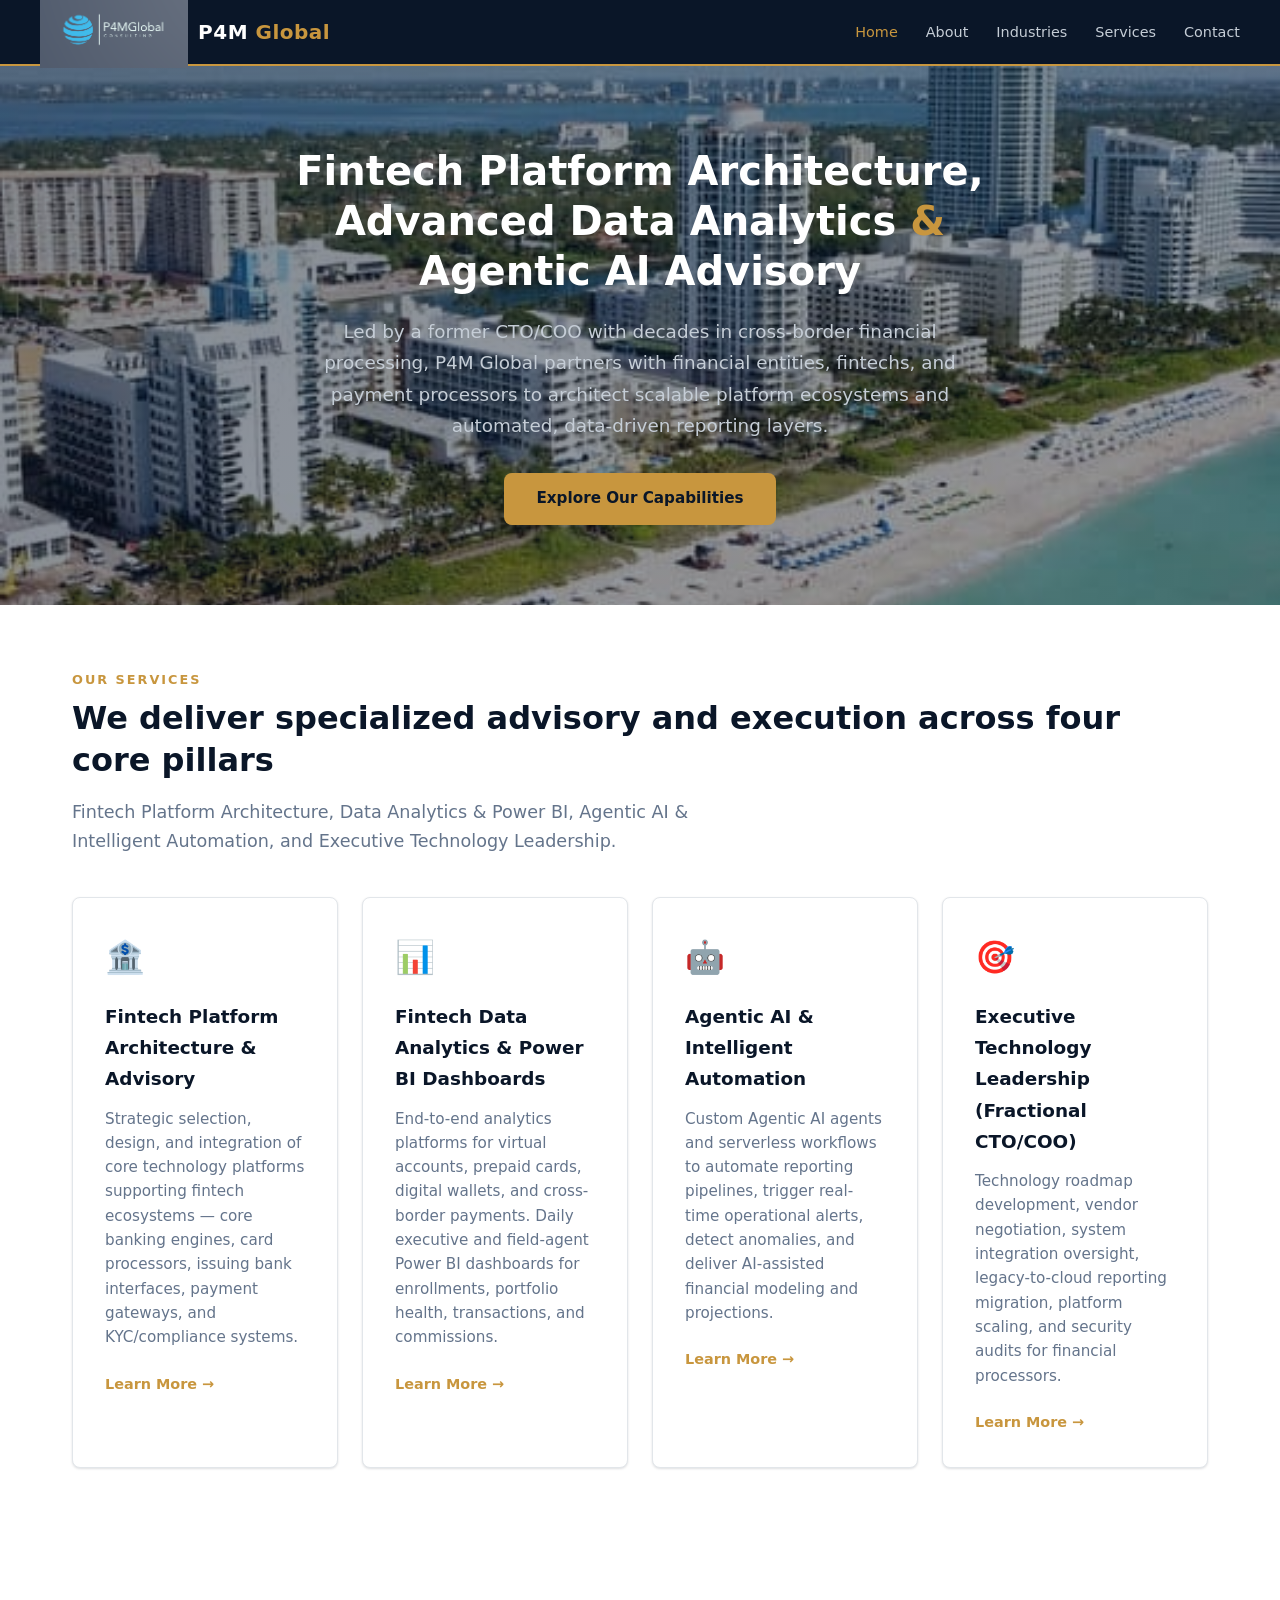
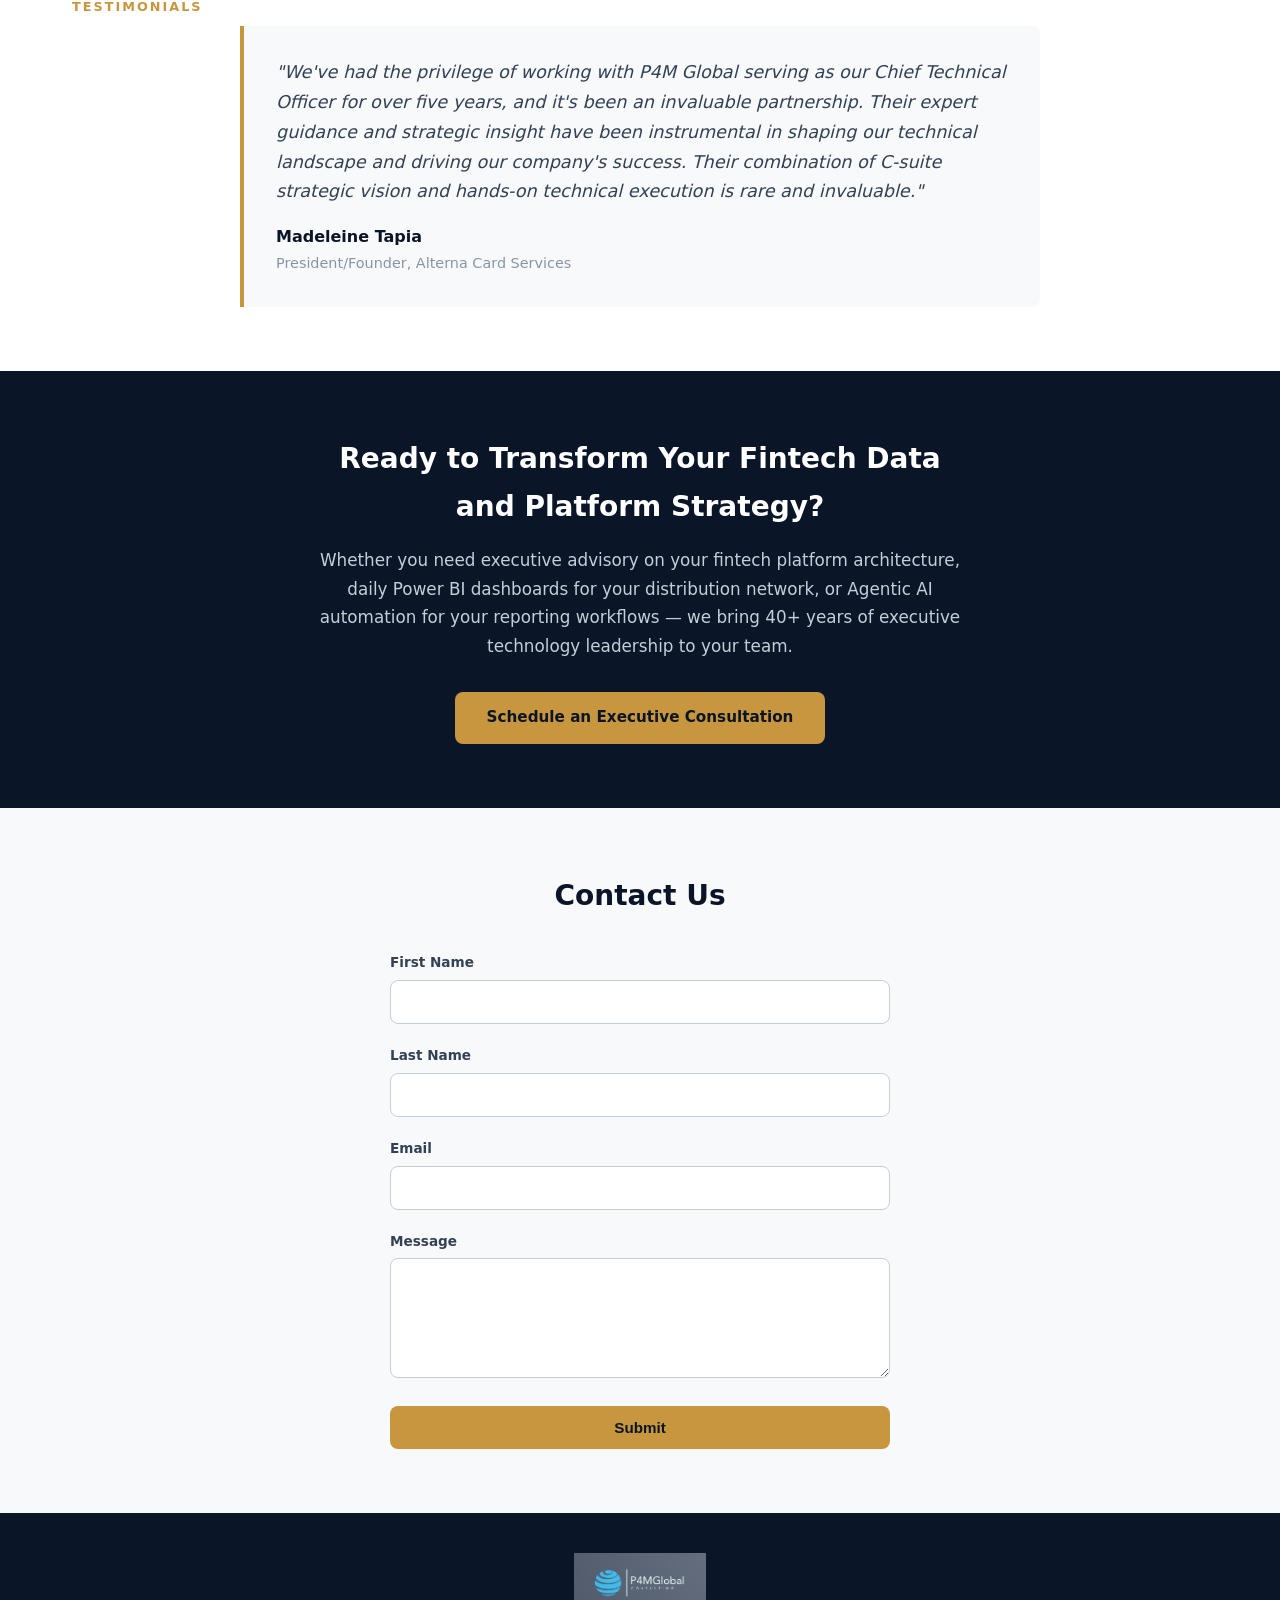
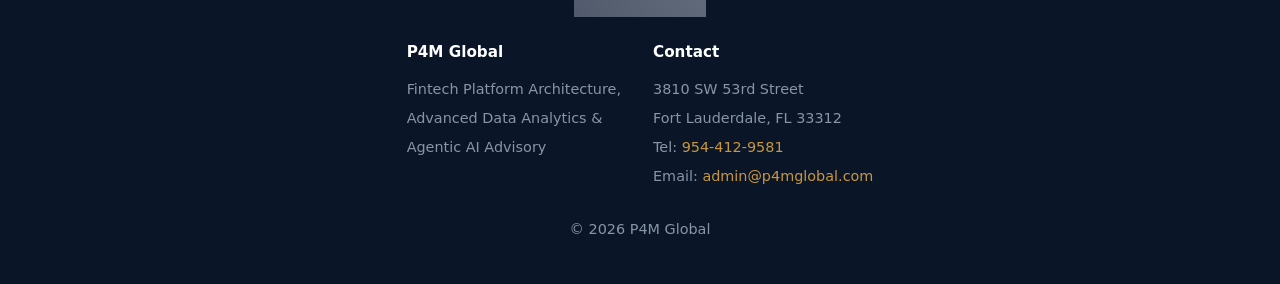
<file: index.html>
<!DOCTYPE html>
<html lang="en">
<head>
  <meta charset="UTF-8">
  <meta name="viewport" content="width=device-width, initial-scale=1.0">
  <title>P4M Global | Fintech Data Analytics, Platform Architecture &amp; Agentic AI Advisory</title>
  <meta name="description" content="Led by a former CTO/COO, P4M Global provides fintech platform architecture advisory, Power BI dashboards for financial entities, and Agentic AI automation. Based in Fort Lauderdale, FL.">
  <link rel="stylesheet" href="style.css">
  <script defer src="https://cdn.vercel-insights.com/v1/script.js"></script>
</head>
<body>

<nav>
  <div class="nav-inner">
    <a href="/" class="nav-brand">
          <img src="images/logo.png" alt="P4M Global" class="nav-logo">
          <span class="nav-brand-text">P4M<span> Global</span></span>
        </a>
    <button class="menu-toggle" onclick="document.querySelector('.nav-links').classList.toggle('open')">☰</button>
    <div class="nav-links">
      <a href="/" class="active">Home</a>
      <a href="/about-us">About</a>
      <a href="/industries">Industries</a>
      <a href="#services">Services</a>
      <a href="#contact">Contact</a>
    </div>
  </div>
</nav>

<header class="hero">
  <div class="hero-inner">
    <h1>Fintech Platform Architecture,<br>Advanced Data Analytics <span>&amp;</span><br>Agentic AI Advisory</h1>
    <p>Led by a former CTO/COO with decades in cross-border financial processing, P4M Global partners with financial entities, fintechs, and payment processors to architect scalable platform ecosystems and automated, data-driven reporting layers.</p>
    <a href="#services" class="btn">Explore Our Capabilities</a>
  </div>
</header>

<section id="services" class="section">
  <div class="section-label">Our Services</div>
  <h2 class="section-title">We deliver specialized advisory and execution across four core pillars</h2>
  <p class="section-subtitle">Fintech Platform Architecture, Data Analytics &amp; Power BI, Agentic AI &amp; Intelligent Automation, and Executive Technology Leadership.</p>

  <div class="cards">
    <div class="card">
      <div class="card-icon">🏦</div>
      <h3>Fintech Platform Architecture &amp; Advisory</h3>
      <p>Strategic selection, design, and integration of core technology platforms supporting fintech ecosystems — core banking engines, card processors, issuing bank interfaces, payment gateways, and KYC/compliance systems.</p>
      <a href="/fintech-platform-advisory" class="btn-sm">Learn More →</a>
    </div>
    <div class="card">
      <div class="card-icon">📊</div>
      <h3>Fintech Data Analytics &amp; Power BI Dashboards</h3>
      <p>End-to-end analytics platforms for virtual accounts, prepaid cards, digital wallets, and cross-border payments. Daily executive and field-agent Power BI dashboards for enrollments, portfolio health, transactions, and commissions.</p>
      <a href="/data-analytics" class="btn-sm">Learn More →</a>
    </div>
    <div class="card">
      <div class="card-icon">🤖</div>
      <h3>Agentic AI &amp; Intelligent Automation</h3>
      <p>Custom Agentic AI agents and serverless workflows to automate reporting pipelines, trigger real-time operational alerts, detect anomalies, and deliver AI-assisted financial modeling and projections.</p>
      <a href="/agentic-ai-automation" class="btn-sm">Learn More →</a>
    </div>
    <div class="card">
      <div class="card-icon">🎯</div>
      <h3>Executive Technology Leadership (Fractional CTO/COO)</h3>
      <p>Technology roadmap development, vendor negotiation, system integration oversight, legacy-to-cloud reporting migration, platform scaling, and security audits for financial processors.</p>
      <a href="/executive-leadership" class="btn-sm">Learn More →</a>
    </div>
  </div>
</section>

<section class="section">
  <div class="section-label">Testimonials</div>
  <div class="testimonial">
    <p>"We've had the privilege of working with P4M Global serving as our Chief Technical Officer for over five years, and it's been an invaluable partnership. Their expert guidance and strategic insight have been instrumental in shaping our technical landscape and driving our company's success. Their combination of C-suite strategic vision and hands-on technical execution is rare and invaluable."</p>
    <div class="author">Madeleine Tapia</div>
    <div class="role">President/Founder, Alterna Card Services</div>
  </div>
</section>

<section class="cta">
  <div class="cta-inner">
    <h2>Ready to Transform Your Fintech Data and Platform Strategy?</h2>
    <p>Whether you need executive advisory on your fintech platform architecture, daily Power BI dashboards for your distribution network, or Agentic AI automation for your reporting workflows — we bring 40+ years of executive technology leadership to your team.</p>
    <a href="#contact" class="btn">Schedule an Executive Consultation</a>
  </div>
</section>

<section id="contact" class="contact">
  <div class="contact-inner">
    <h2>Contact Us</h2>
    <form action="https://formspree.io/f/xoearlle" method="POST">
      <div class="form-group">
        <label for="first-name">First Name</label>
        <input type="text" id="first-name" name="first-name" required>
      </div>
      <div class="form-group">
        <label for="last-name">Last Name</label>
        <input type="text" id="last-name" name="last-name" required>
      </div>
      <div class="form-group">
        <label for="email">Email</label>
        <input type="email" id="email" name="email" required>
      </div>
      <div class="form-group">
        <label for="message">Message</label>
        <textarea id="message" name="message" required></textarea>
      </div>
      <!-- Change action URL above to your Formspree endpoint before deploying -->
      <button type="submit" class="btn">Submit</button>
    </form>
  </div>
</section>

<footer>
    <img src="images/logo.png" alt="P4M Global" class="footer-logo">
  <div class="footer-grid">
    <div class="footer-col">
      <h4>P4M Global</h4>
      <p>Fintech Platform Architecture,<br>Advanced Data Analytics &amp;<br>Agentic AI Advisory</p>
    </div>
    <div class="footer-col">
      <h4>Contact</h4>
      <p>3810 SW 53rd Street<br>Fort Lauderdale, FL 33312<br>
      Tel: <a href="tel:+19544129581">954-412-9581</a><br>
      Email: <a href="mailto:admin@p4mglobal.com">admin@p4mglobal.com</a></p>
    </div>
  </div>
  <p>&copy; 2026 P4M Global</p>
</footer>

</body>
</html>
</file>
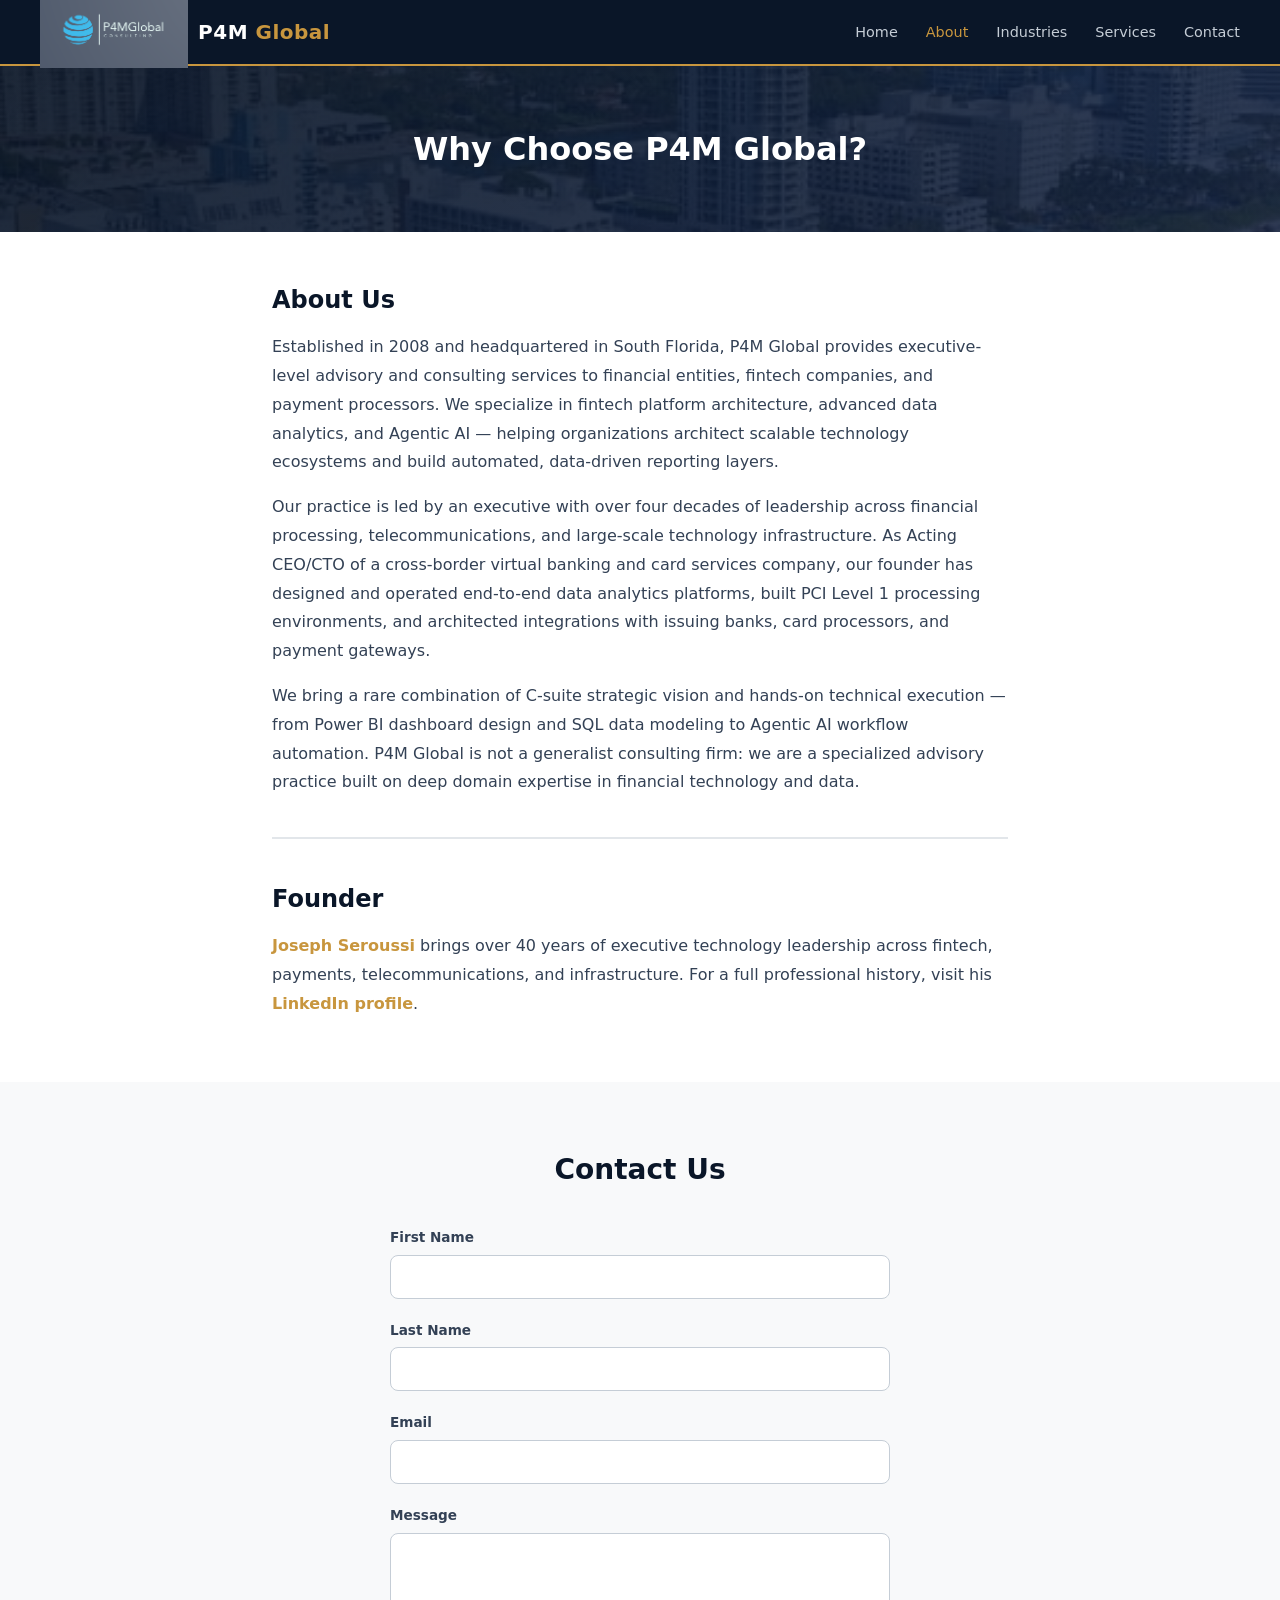
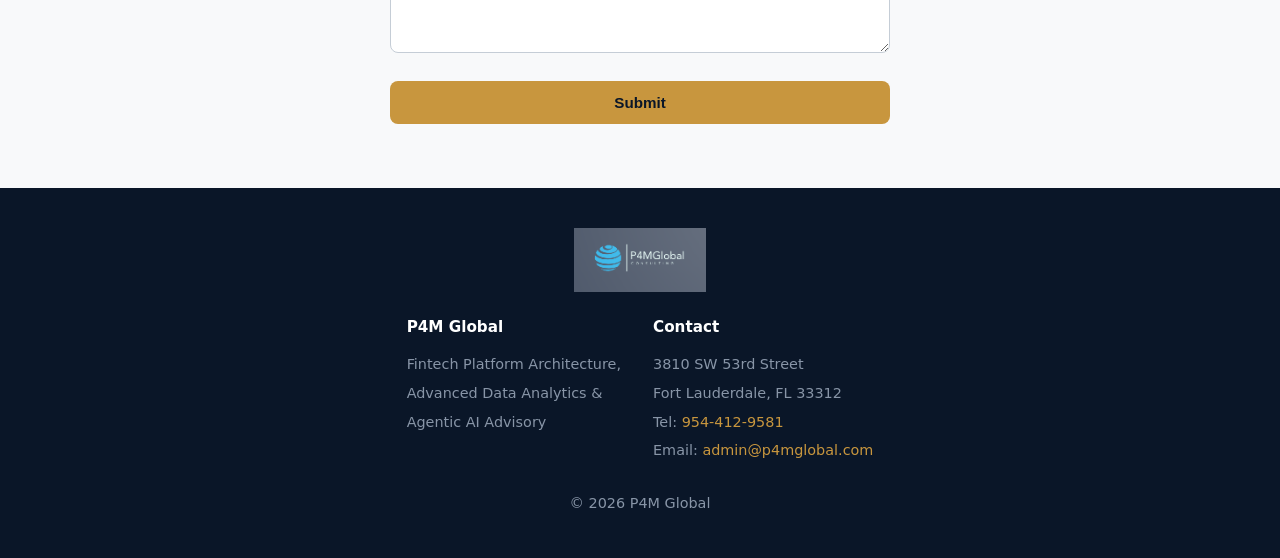
<file: about-us.html>
<!DOCTYPE html>
<html lang="en">
<head>
  <meta charset="UTF-8">
  <meta name="viewport" content="width=device-width, initial-scale=1.0">
  <title>About Us | P4M Global</title>
  <meta name="description" content="P4M Global provides executive-level advisory to financial entities, fintechs, and payment processors. Founded in 2008 and led by Joseph Seroussi, a former CTO/COO with over 40 years of executive technology leadership.">
  <link rel="stylesheet" href="style.css">
  <script defer src="https://cdn.vercel-insights.com/v1/script.js"></script>
</head>
<body>

<nav>
  <div class="nav-inner">
    <a href="/" class="nav-brand">
          <img src="images/logo.png" alt="P4M Global" class="nav-logo">
          <span class="nav-brand-text">P4M<span> Global</span></span>
        </a>
    <button class="menu-toggle" onclick="document.querySelector('.nav-links').classList.toggle('open')">☰</button>
    <div class="nav-links">
      <a href="/">Home</a>
      <a href="/about-us" class="active">About</a>
      <a href="/industries">Industries</a>
      <a href="/#services">Services</a>
      <a href="/#contact">Contact</a>
    </div>
  </div>
</nav>

<header class="page-header">
  <h1>Why Choose P4M Global?</h1>
</header>

<main class="content-page">
  <h2>About Us</h2>

  <p>Established in 2008 and headquartered in South Florida, P4M Global provides executive-level advisory and consulting services to financial entities, fintech companies, and payment processors. We specialize in fintech platform architecture, advanced data analytics, and Agentic AI — helping organizations architect scalable technology ecosystems and build automated, data-driven reporting layers.</p>

  <p>Our practice is led by an executive with over four decades of leadership across financial processing, telecommunications, and large-scale technology infrastructure. As Acting CEO/CTO of a cross-border virtual banking and card services company, our founder has designed and operated end-to-end data analytics platforms, built PCI Level 1 processing environments, and architected integrations with issuing banks, card processors, and payment gateways.</p>

  <p>We bring a rare combination of C-suite strategic vision and hands-on technical execution — from Power BI dashboard design and SQL data modeling to Agentic AI workflow automation. P4M Global is not a generalist consulting firm: we are a specialized advisory practice built on deep domain expertise in financial technology and data.</p>

  <hr style="border: 1px solid var(--gray-200); margin: 2.5rem 0;">

  <h2>Founder</h2>

  <p><a href="https://www.linkedin.com/in/josephseroussi/" target="_blank" rel="noopener">Joseph Seroussi</a> brings over 40 years of executive technology leadership across fintech, payments, telecommunications, and infrastructure. For a full professional history, visit his <a href="https://www.linkedin.com/in/josephseroussi/" target="_blank" rel="noopener">LinkedIn profile</a>.</p>
</main>

<section id="contact" class="contact">
  <div class="contact-inner">
    <h2>Contact Us</h2>
    <form action="https://formspree.io/f/xoearlle" method="POST">
      <div class="form-group">
        <label for="first-name">First Name</label>
        <input type="text" id="first-name" name="first-name" required>
      </div>
      <div class="form-group">
        <label for="last-name">Last Name</label>
        <input type="text" id="last-name" name="last-name" required>
      </div>
      <div class="form-group">
        <label for="email">Email</label>
        <input type="email" id="email" name="email" required>
      </div>
      <div class="form-group">
        <label for="message">Message</label>
        <textarea id="message" name="message" required></textarea>
      </div>
      <button type="submit" class="btn">Submit</button>
    </form>
  </div>
</section>

<footer>
    <img src="images/logo.png" alt="P4M Global" class="footer-logo">
  <div class="footer-grid">
    <div class="footer-col">
      <h4>P4M Global</h4>
      <p>Fintech Platform Architecture,<br>Advanced Data Analytics &amp;<br>Agentic AI Advisory</p>
    </div>
    <div class="footer-col">
      <h4>Contact</h4>
      <p>3810 SW 53rd Street<br>Fort Lauderdale, FL 33312<br>
      Tel: <a href="tel:+19544129581">954-412-9581</a><br>
      Email: <a href="mailto:admin@p4mglobal.com">admin@p4mglobal.com</a></p>
    </div>
  </div>
  <p>&copy; 2026 P4M Global</p>
</footer>

</body>
</html>
</file>
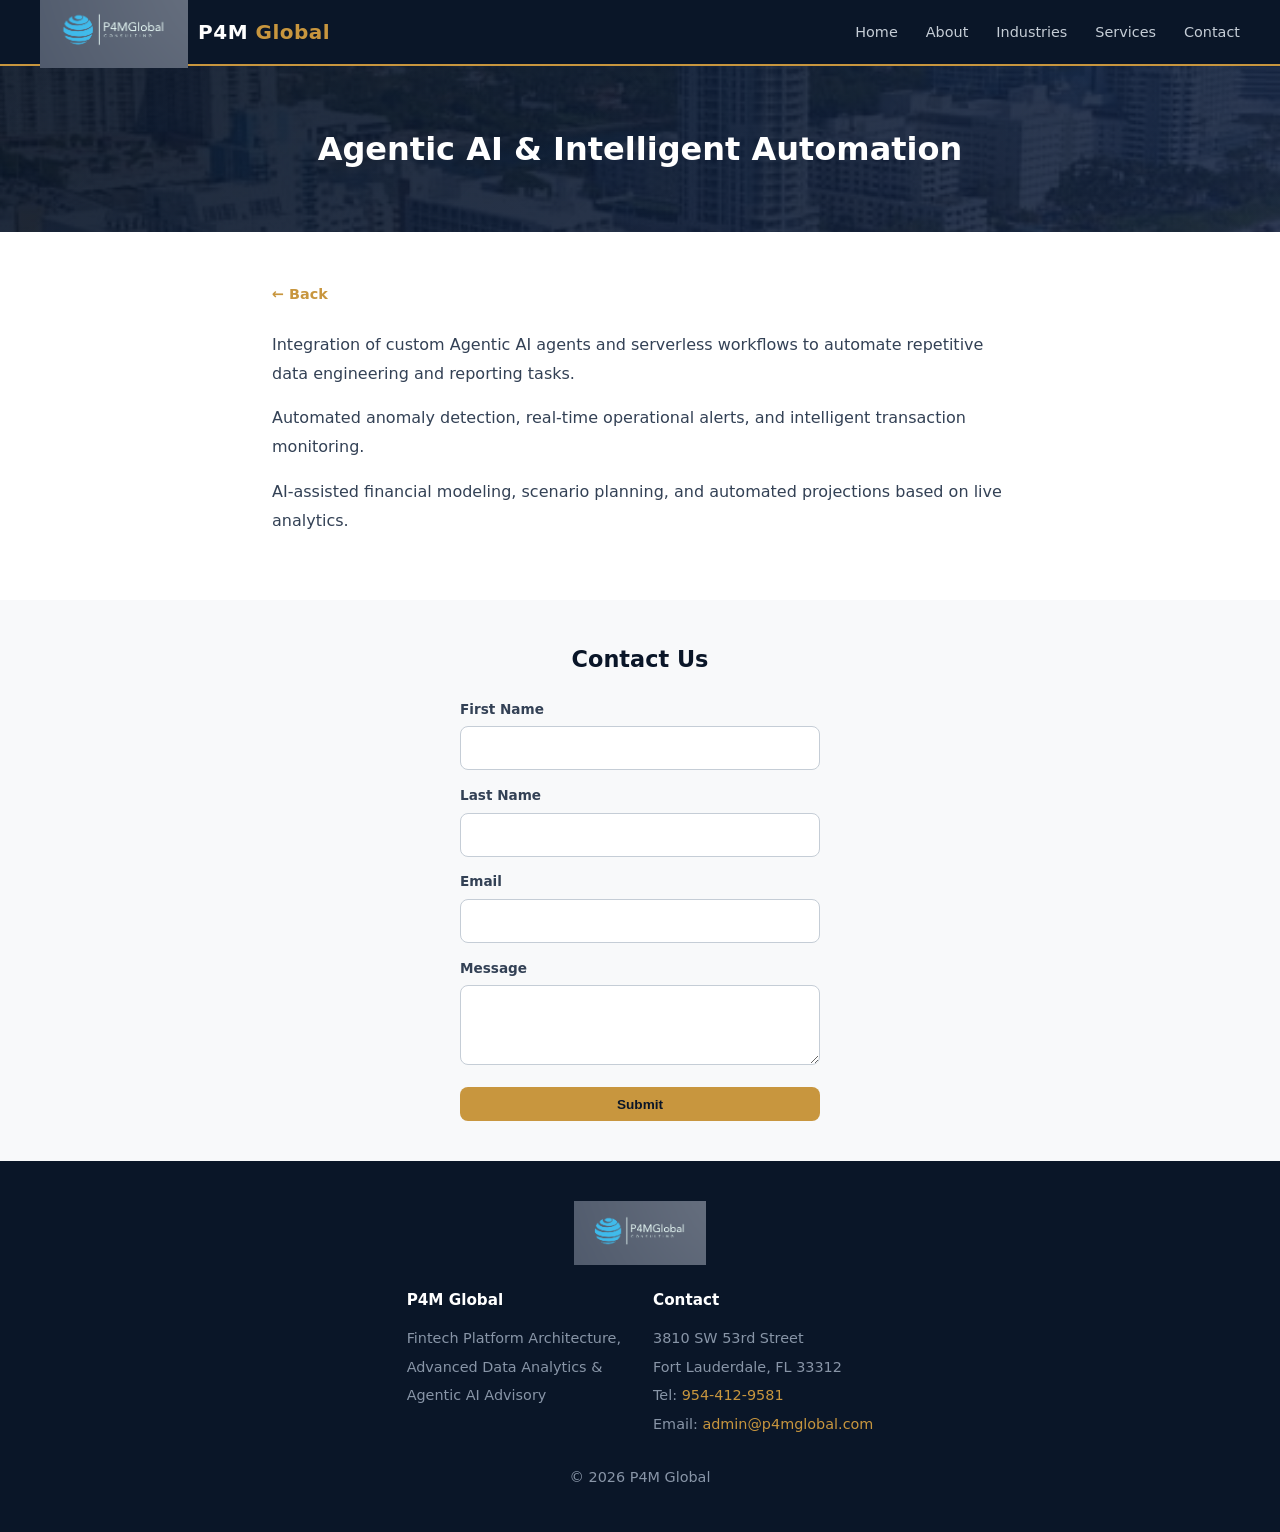
<file: agentic-ai-automation.html>
<!DOCTYPE html>
<html lang="en">
<head>
  <meta charset="UTF-8">
  <meta name="viewport" content="width=device-width, initial-scale=1.0">
  <title>Agentic AI &amp; Intelligent Automation | P4M Global</title>
  <meta name="description" content="Custom Agentic AI agents and serverless workflows to automate reporting pipelines, trigger real-time alerts, detect anomalies, and deliver AI-assisted financial modeling.">
  <link rel="stylesheet" href="style.css">
  <script defer src="https://cdn.vercel-insights.com/v1/script.js"></script>
</head>
<body>

<nav>
  <div class="nav-inner">
    <a href="/" class="nav-brand">
          <img src="images/logo.png" alt="P4M Global" class="nav-logo">
          <span class="nav-brand-text">P4M<span> Global</span></span>
        </a>
    <button class="menu-toggle" onclick="document.querySelector('.nav-links').classList.toggle('open')">☰</button>
    <div class="nav-links">
      <a href="/">Home</a>
      <a href="/about-us">About</a>
      <a href="/industries">Industries</a>
      <a href="/#services">Services</a>
      <a href="/#contact">Contact</a>
    </div>
  </div>
</nav>

<header class="page-header">
  <h1>Agentic AI &amp; Intelligent Automation</h1>
</header>

<main class="content-page">
  <a href="/#services" class="back-link">← Back</a>

  <p>Integration of custom Agentic AI agents and serverless workflows to automate repetitive data engineering and reporting tasks.</p>

  <p>Automated anomaly detection, real-time operational alerts, and intelligent transaction monitoring.</p>

  <p>AI-assisted financial modeling, scenario planning, and automated projections based on live analytics.</p>
</main>

<section id="contact" class="contact contact-compact">
  <div class="contact-inner">
    <h2>Contact Us</h2>
    <form action="https://formspree.io/f/xoearlle" method="POST">
      <div class="form-group">
        <label for="first-name">First Name</label>
        <input type="text" id="first-name" name="first-name" required>
      </div>
      <div class="form-group">
        <label for="last-name">Last Name</label>
        <input type="text" id="last-name" name="last-name" required>
      </div>
      <div class="form-group">
        <label for="email">Email</label>
        <input type="email" id="email" name="email" required>
      </div>
      <div class="form-group">
        <label for="message">Message</label>
        <textarea id="message" name="message" required></textarea>
      </div>
      <button type="submit" class="btn">Submit</button>
    </form>
  </div>
</section>

<footer>
    <img src="images/logo.png" alt="P4M Global" class="footer-logo">
  <div class="footer-grid">
    <div class="footer-col">
      <h4>P4M Global</h4>
      <p>Fintech Platform Architecture,<br>Advanced Data Analytics &amp;<br>Agentic AI Advisory</p>
    </div>
    <div class="footer-col">
      <h4>Contact</h4>
      <p>3810 SW 53rd Street<br>Fort Lauderdale, FL 33312<br>
      Tel: <a href="tel:+19544129581">954-412-9581</a><br>
      Email: <a href="mailto:admin@p4mglobal.com">admin@p4mglobal.com</a></p>
    </div>
  </div>
  <p>&copy; 2026 P4M Global</p>
</footer>

</body>
</html>
</file>
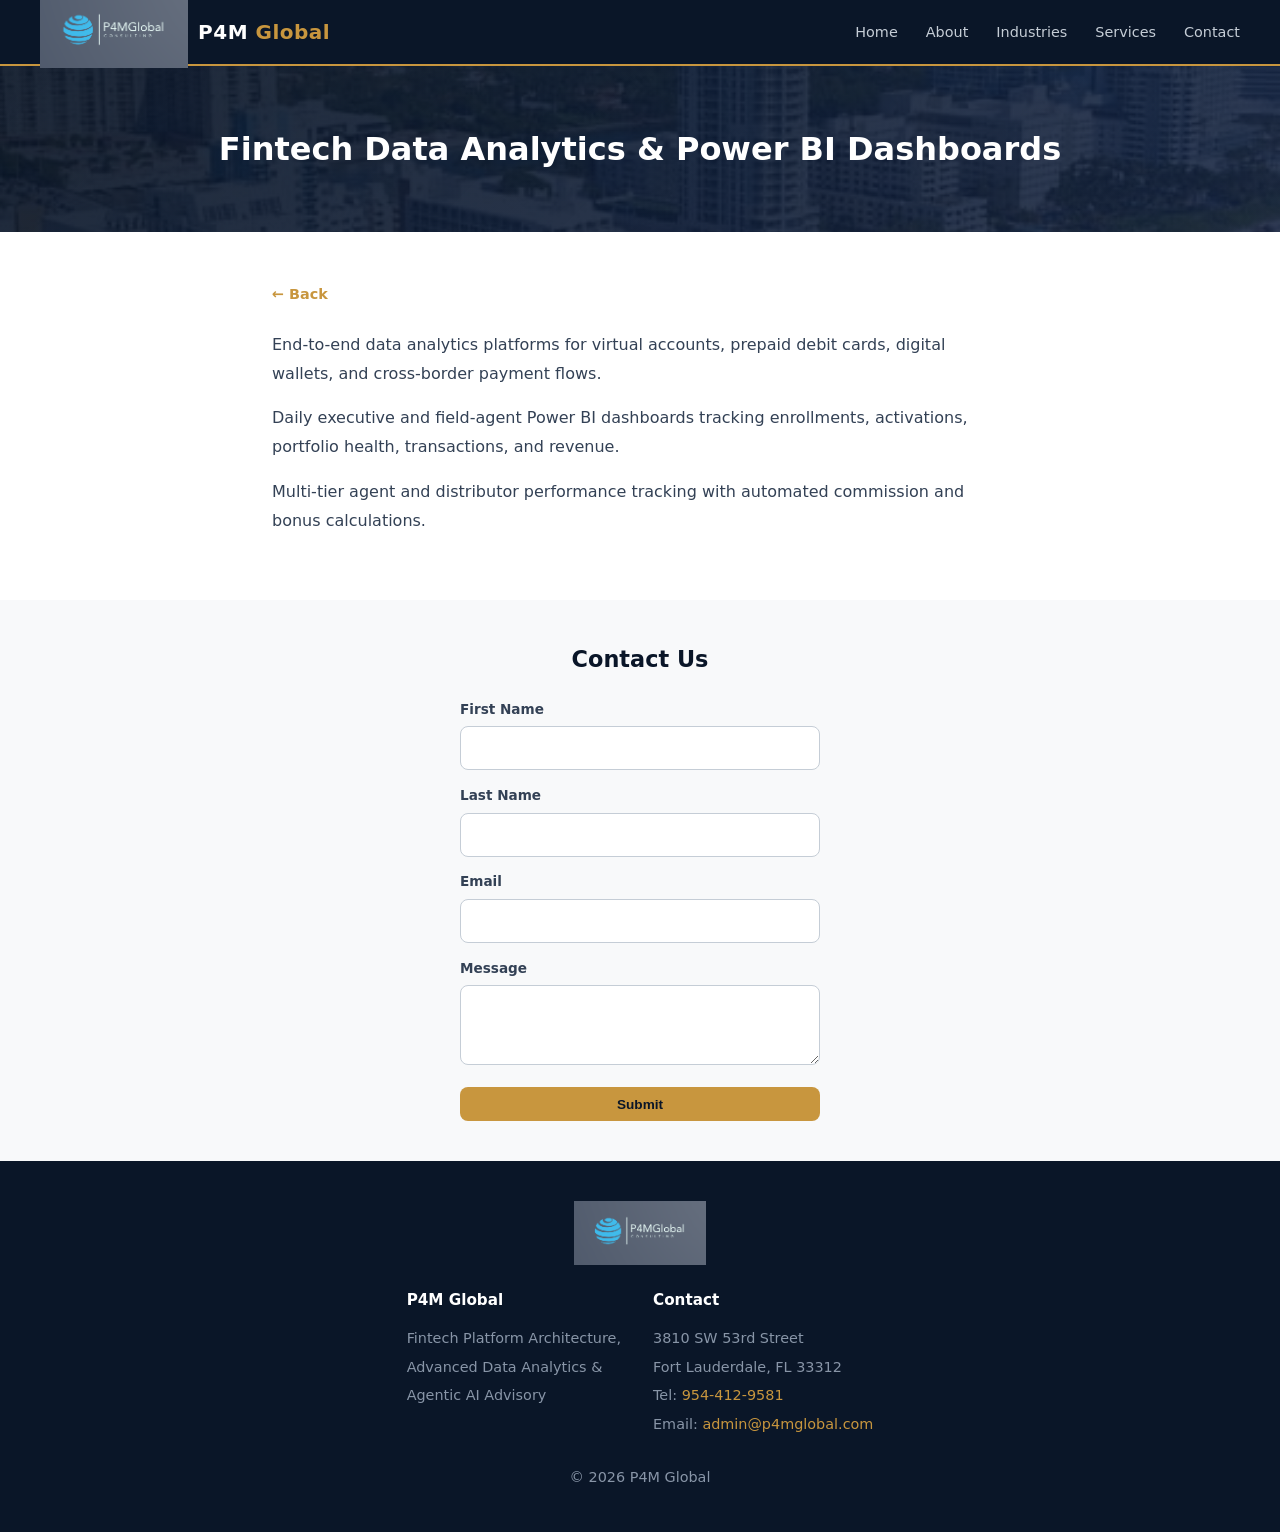
<file: data-analytics.html>
<!DOCTYPE html>
<html lang="en">
<head>
  <meta charset="UTF-8">
  <meta name="viewport" content="width=device-width, initial-scale=1.0">
  <title>Fintech Data Analytics &amp; Power BI Dashboards | P4M Global</title>
  <meta name="description" content="End-to-end data analytics platforms for virtual accounts, prepaid debit cards, digital wallets, and cross-border payment flows — daily Power BI dashboards for executives and field agents.">
  <link rel="stylesheet" href="style.css">
  <script defer src="https://cdn.vercel-insights.com/v1/script.js"></script>
</head>
<body>

<nav>
  <div class="nav-inner">
    <a href="/" class="nav-brand">
          <img src="images/logo.png" alt="P4M Global" class="nav-logo">
          <span class="nav-brand-text">P4M<span> Global</span></span>
        </a>
    <button class="menu-toggle" onclick="document.querySelector('.nav-links').classList.toggle('open')">☰</button>
    <div class="nav-links">
      <a href="/">Home</a>
      <a href="/about-us">About</a>
      <a href="/industries">Industries</a>
      <a href="/#services">Services</a>
      <a href="/#contact">Contact</a>
    </div>
  </div>
</nav>

<header class="page-header">
  <h1>Fintech Data Analytics &amp; Power BI Dashboards</h1>
</header>

<main class="content-page">
  <a href="/#services" class="back-link">← Back</a>

  <p>End-to-end data analytics platforms for virtual accounts, prepaid debit cards, digital wallets, and cross-border payment flows.</p>

  <p>Daily executive and field-agent Power BI dashboards tracking enrollments, activations, portfolio health, transactions, and revenue.</p>

  <p>Multi-tier agent and distributor performance tracking with automated commission and bonus calculations.</p>
</main>

<section id="contact" class="contact contact-compact">
  <div class="contact-inner">
    <h2>Contact Us</h2>
    <form action="https://formspree.io/f/xoearlle" method="POST">
      <div class="form-group">
        <label for="first-name">First Name</label>
        <input type="text" id="first-name" name="first-name" required>
      </div>
      <div class="form-group">
        <label for="last-name">Last Name</label>
        <input type="text" id="last-name" name="last-name" required>
      </div>
      <div class="form-group">
        <label for="email">Email</label>
        <input type="email" id="email" name="email" required>
      </div>
      <div class="form-group">
        <label for="message">Message</label>
        <textarea id="message" name="message" required></textarea>
      </div>
      <button type="submit" class="btn">Submit</button>
    </form>
  </div>
</section>

<footer>
    <img src="images/logo.png" alt="P4M Global" class="footer-logo">
  <div class="footer-grid">
    <div class="footer-col">
      <h4>P4M Global</h4>
      <p>Fintech Platform Architecture,<br>Advanced Data Analytics &amp;<br>Agentic AI Advisory</p>
    </div>
    <div class="footer-col">
      <h4>Contact</h4>
      <p>3810 SW 53rd Street<br>Fort Lauderdale, FL 33312<br>
      Tel: <a href="tel:+19544129581">954-412-9581</a><br>
      Email: <a href="mailto:admin@p4mglobal.com">admin@p4mglobal.com</a></p>
    </div>
  </div>
  <p>&copy; 2026 P4M Global</p>
</footer>

</body>
</html>
</file>
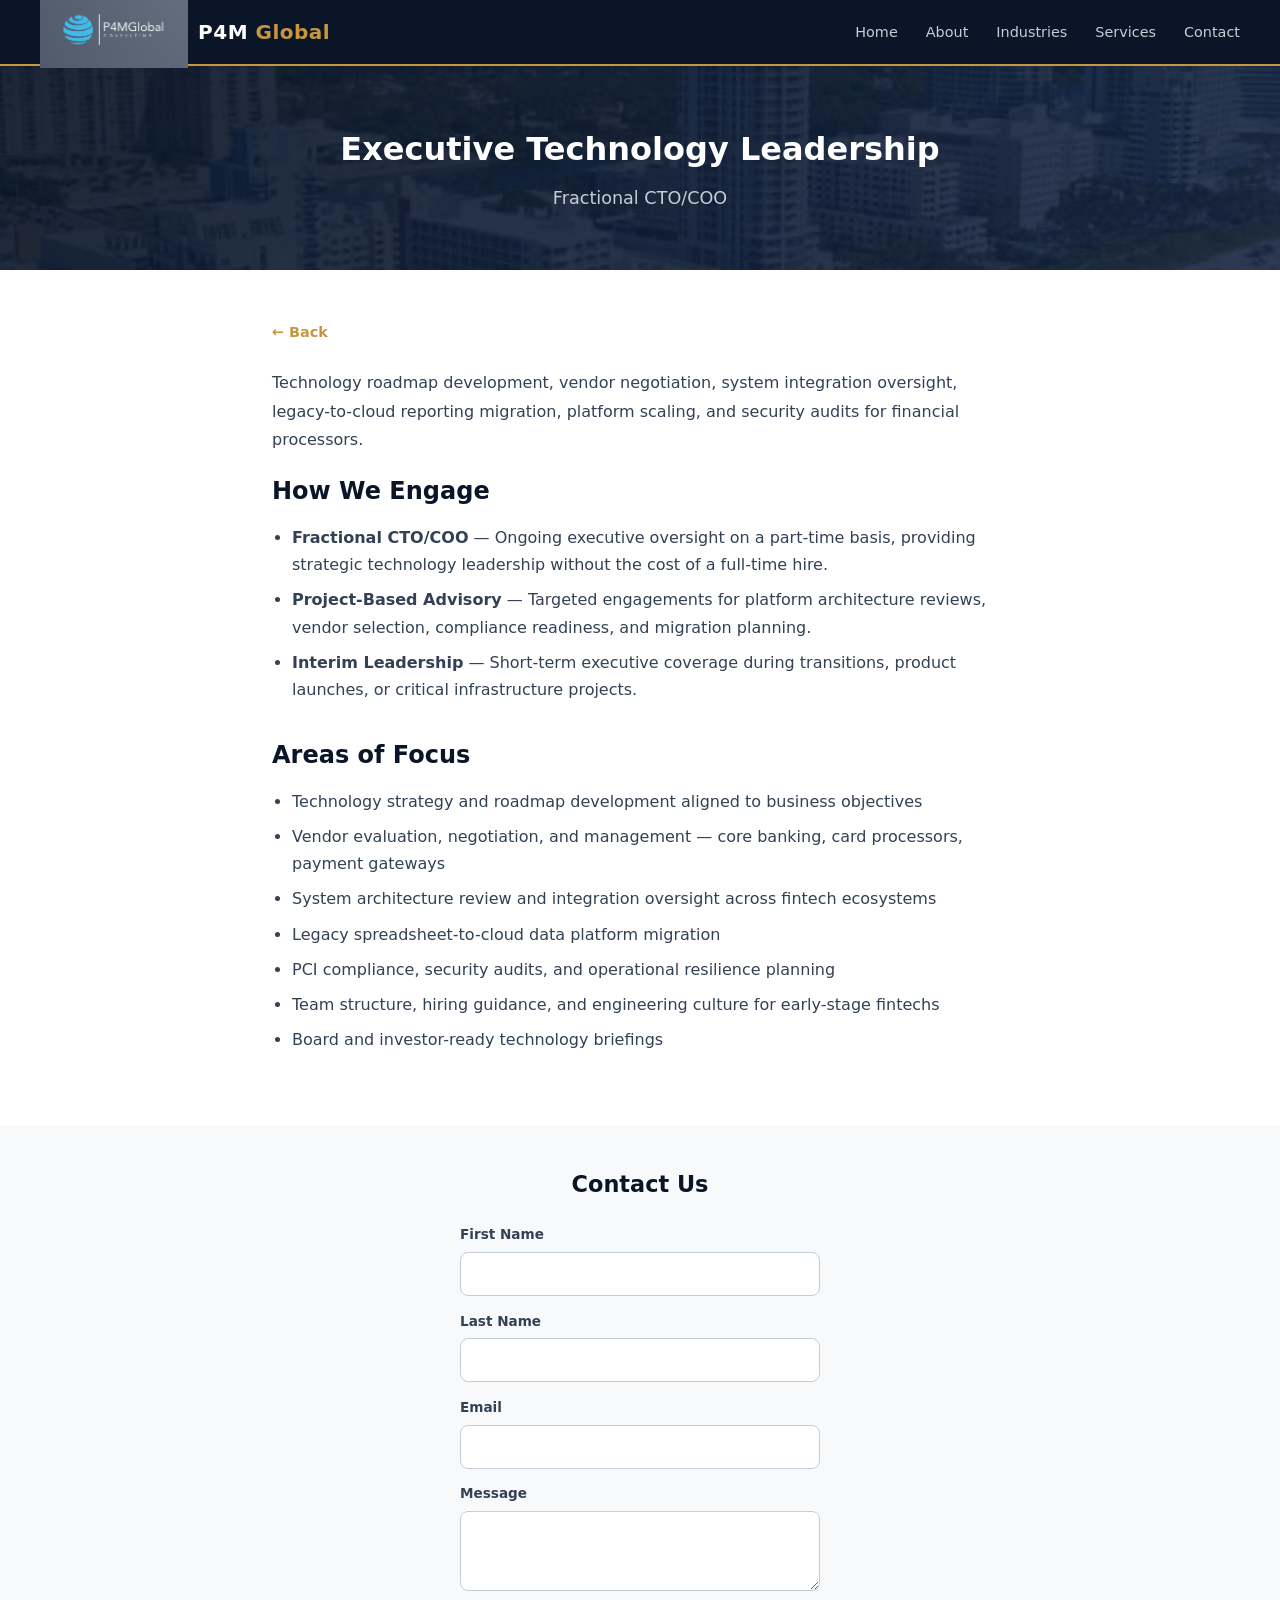
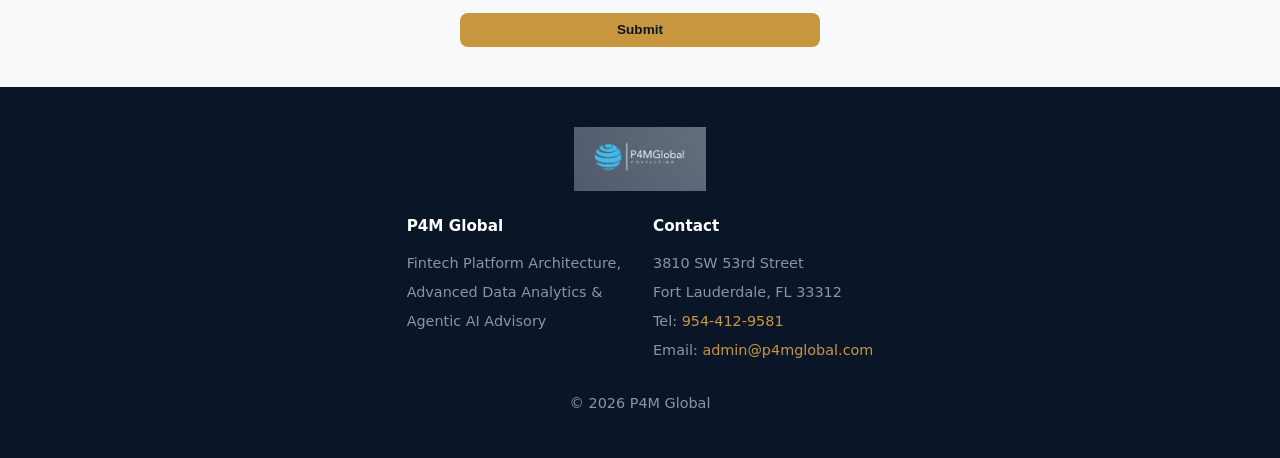
<file: executive-leadership.html>
<!DOCTYPE html>
<html lang="en">
<head>
  <meta charset="UTF-8">
  <meta name="viewport" content="width=device-width, initial-scale=1.0">
  <title>Executive Technology Leadership | P4M Global</title>
  <meta name="description" content="Fractional CTO/COO services for financial entities, fintechs, and payment processors. Technology roadmap development, vendor negotiation, platform scaling, and security audits.">
  <link rel="stylesheet" href="style.css">
  <script defer src="https://cdn.vercel-insights.com/v1/script.js"></script>
</head>
<body>

<nav>
  <div class="nav-inner">
    <a href="/" class="nav-brand">
          <img src="images/logo.png" alt="P4M Global" class="nav-logo">
          <span class="nav-brand-text">P4M<span> Global</span></span>
        </a>
    <button class="menu-toggle" onclick="document.querySelector('.nav-links').classList.toggle('open')">☰</button>
    <div class="nav-links">
      <a href="/">Home</a>
      <a href="/about-us">About</a>
      <a href="/industries">Industries</a>
      <a href="/#services">Services</a>
      <a href="/#contact">Contact</a>
    </div>
  </div>
</nav>

<header class="page-header">
  <h1>Executive Technology Leadership</h1>
  <p style="color: var(--gray-300); font-size: 1.1rem; margin-top: 0.5rem;">Fractional CTO/COO</p>
</header>

<main class="content-page">
  <a href="/#services" class="back-link">← Back</a>

  <p>Technology roadmap development, vendor negotiation, system integration oversight, legacy-to-cloud reporting migration, platform scaling, and security audits for financial processors.</p>

  <h2>How We Engage</h2>
  <ul>
    <li><strong>Fractional CTO/COO</strong> — Ongoing executive oversight on a part-time basis, providing strategic technology leadership without the cost of a full-time hire.</li>
    <li><strong>Project-Based Advisory</strong> — Targeted engagements for platform architecture reviews, vendor selection, compliance readiness, and migration planning.</li>
    <li><strong>Interim Leadership</strong> — Short-term executive coverage during transitions, product launches, or critical infrastructure projects.</li>
  </ul>

  <h2>Areas of Focus</h2>
  <ul>
    <li>Technology strategy and roadmap development aligned to business objectives</li>
    <li>Vendor evaluation, negotiation, and management — core banking, card processors, payment gateways</li>
    <li>System architecture review and integration oversight across fintech ecosystems</li>
    <li>Legacy spreadsheet-to-cloud data platform migration</li>
    <li>PCI compliance, security audits, and operational resilience planning</li>
    <li>Team structure, hiring guidance, and engineering culture for early-stage fintechs</li>
    <li>Board and investor-ready technology briefings</li>
  </ul>
</main>

<section id="contact" class="contact contact-compact">
  <div class="contact-inner">
    <h2>Contact Us</h2>
    <form action="https://formspree.io/f/xoearlle" method="POST">
      <div class="form-group">
        <label for="first-name">First Name</label>
        <input type="text" id="first-name" name="first-name" required>
      </div>
      <div class="form-group">
        <label for="last-name">Last Name</label>
        <input type="text" id="last-name" name="last-name" required>
      </div>
      <div class="form-group">
        <label for="email">Email</label>
        <input type="email" id="email" name="email" required>
      </div>
      <div class="form-group">
        <label for="message">Message</label>
        <textarea id="message" name="message" required></textarea>
      </div>
      <button type="submit" class="btn">Submit</button>
    </form>
  </div>
</section>

<footer>
    <img src="images/logo.png" alt="P4M Global" class="footer-logo">
  <div class="footer-grid">
    <div class="footer-col">
      <h4>P4M Global</h4>
      <p>Fintech Platform Architecture,<br>Advanced Data Analytics &amp;<br>Agentic AI Advisory</p>
    </div>
    <div class="footer-col">
      <h4>Contact</h4>
      <p>3810 SW 53rd Street<br>Fort Lauderdale, FL 33312<br>
      Tel: <a href="tel:+19544129581">954-412-9581</a><br>
      Email: <a href="mailto:admin@p4mglobal.com">admin@p4mglobal.com</a></p>
    </div>
  </div>
  <p>&copy; 2026 P4M Global</p>
</footer>

</body>
</html>
</file>
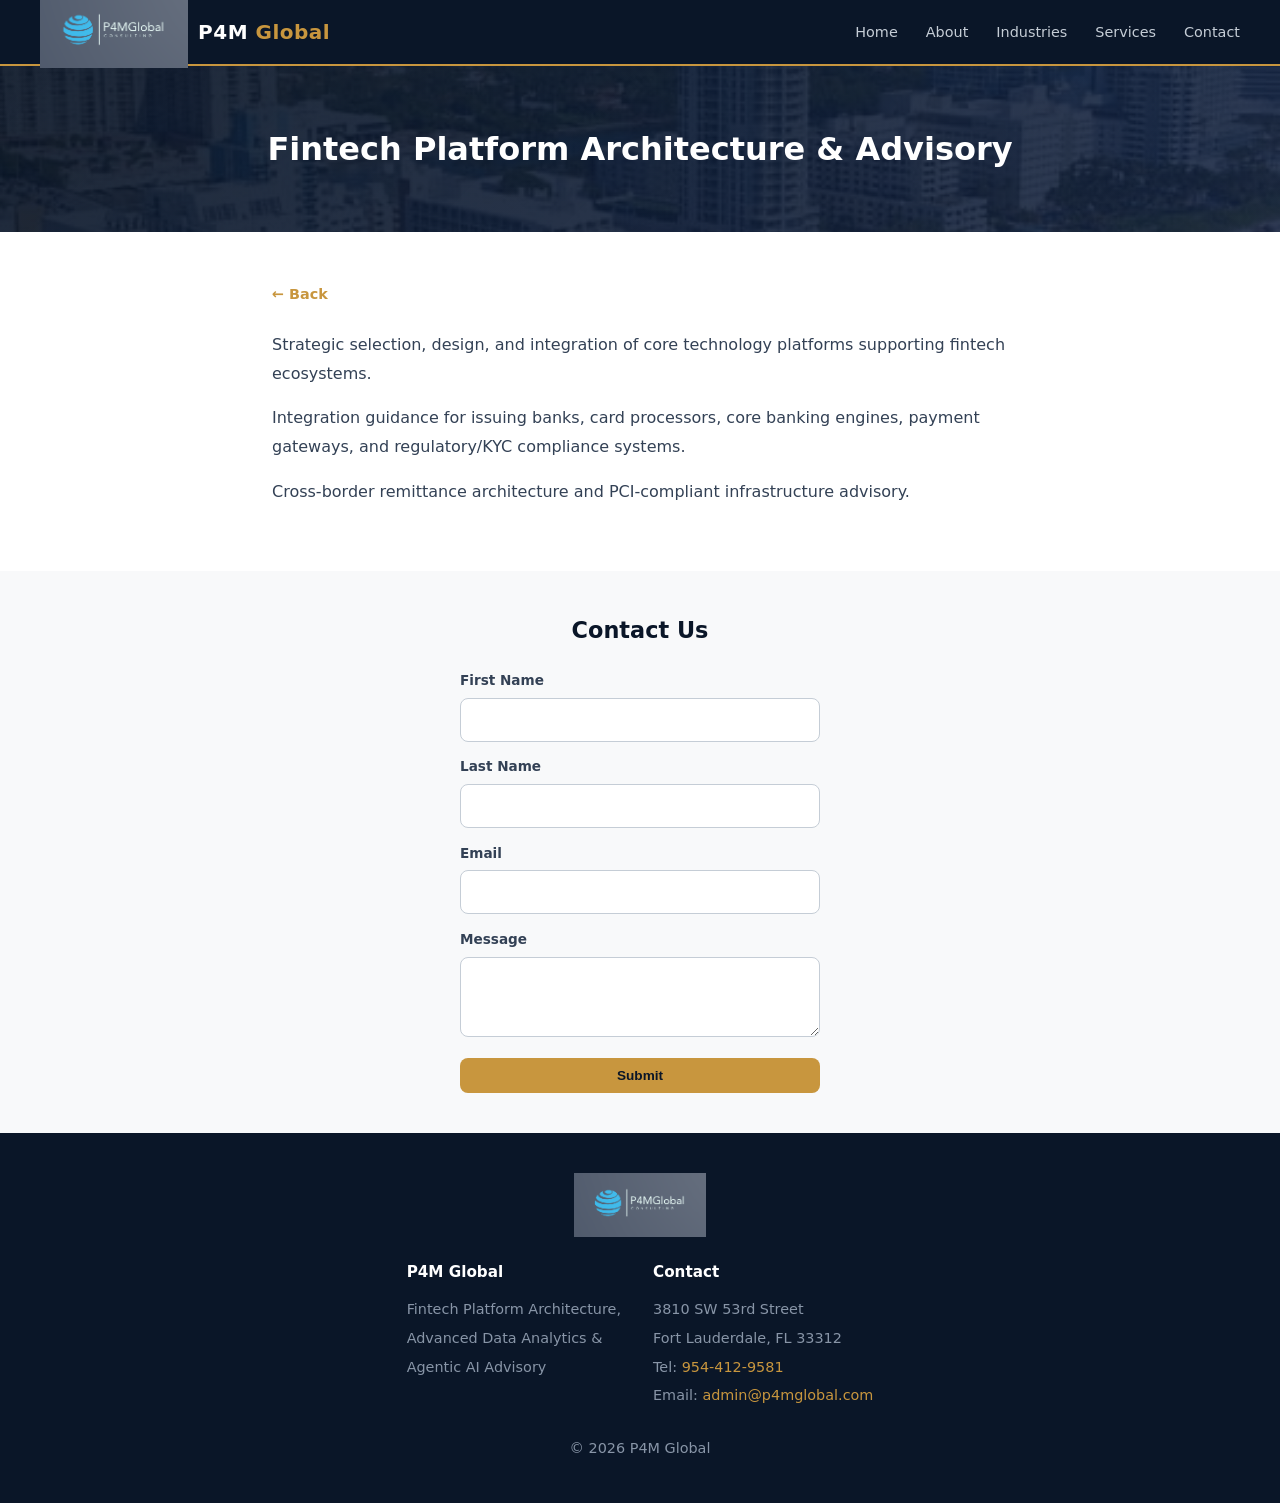
<file: fintech-platform-advisory.html>
<!DOCTYPE html>
<html lang="en">
<head>
  <meta charset="UTF-8">
  <meta name="viewport" content="width=device-width, initial-scale=1.0">
  <title>Fintech Platform Architecture &amp; Advisory | P4M Global</title>
  <meta name="description" content="Strategic selection, design, and integration of core fintech technology platforms — core banking engines, card processors, issuing bank interfaces, payment gateways, and KYC/compliance systems.">
  <link rel="stylesheet" href="style.css">
  <script defer src="https://cdn.vercel-insights.com/v1/script.js"></script>
</head>
<body>

<nav>
  <div class="nav-inner">
    <a href="/" class="nav-brand">
          <img src="images/logo.png" alt="P4M Global" class="nav-logo">
          <span class="nav-brand-text">P4M<span> Global</span></span>
        </a>
    <button class="menu-toggle" onclick="document.querySelector('.nav-links').classList.toggle('open')">☰</button>
    <div class="nav-links">
      <a href="/">Home</a>
      <a href="/about-us">About</a>
      <a href="/industries">Industries</a>
      <a href="/#services">Services</a>
      <a href="/#contact">Contact</a>
    </div>
  </div>
</nav>

<header class="page-header">
  <h1>Fintech Platform Architecture &amp; Advisory</h1>
</header>

<main class="content-page">
  <a href="/#services" class="back-link">← Back</a>

  <p>Strategic selection, design, and integration of core technology platforms supporting fintech ecosystems.</p>

  <p>Integration guidance for issuing banks, card processors, core banking engines, payment gateways, and regulatory/KYC compliance systems.</p>

  <p>Cross-border remittance architecture and PCI-compliant infrastructure advisory.</p>
</main>

<section id="contact" class="contact contact-compact">
  <div class="contact-inner">
    <h2>Contact Us</h2>
    <form action="https://formspree.io/f/xoearlle" method="POST">
      <div class="form-group">
        <label for="first-name">First Name</label>
        <input type="text" id="first-name" name="first-name" required>
      </div>
      <div class="form-group">
        <label for="last-name">Last Name</label>
        <input type="text" id="last-name" name="last-name" required>
      </div>
      <div class="form-group">
        <label for="email">Email</label>
        <input type="email" id="email" name="email" required>
      </div>
      <div class="form-group">
        <label for="message">Message</label>
        <textarea id="message" name="message" required></textarea>
      </div>
      <button type="submit" class="btn">Submit</button>
    </form>
  </div>
</section>

<footer>
    <img src="images/logo.png" alt="P4M Global" class="footer-logo">
  <div class="footer-grid">
    <div class="footer-col">
      <h4>P4M Global</h4>
      <p>Fintech Platform Architecture,<br>Advanced Data Analytics &amp;<br>Agentic AI Advisory</p>
    </div>
    <div class="footer-col">
      <h4>Contact</h4>
      <p>3810 SW 53rd Street<br>Fort Lauderdale, FL 33312<br>
      Tel: <a href="tel:+19544129581">954-412-9581</a><br>
      Email: <a href="mailto:admin@p4mglobal.com">admin@p4mglobal.com</a></p>
    </div>
  </div>
  <p>&copy; 2026 P4M Global</p>
</footer>

</body>
</html>
</file>
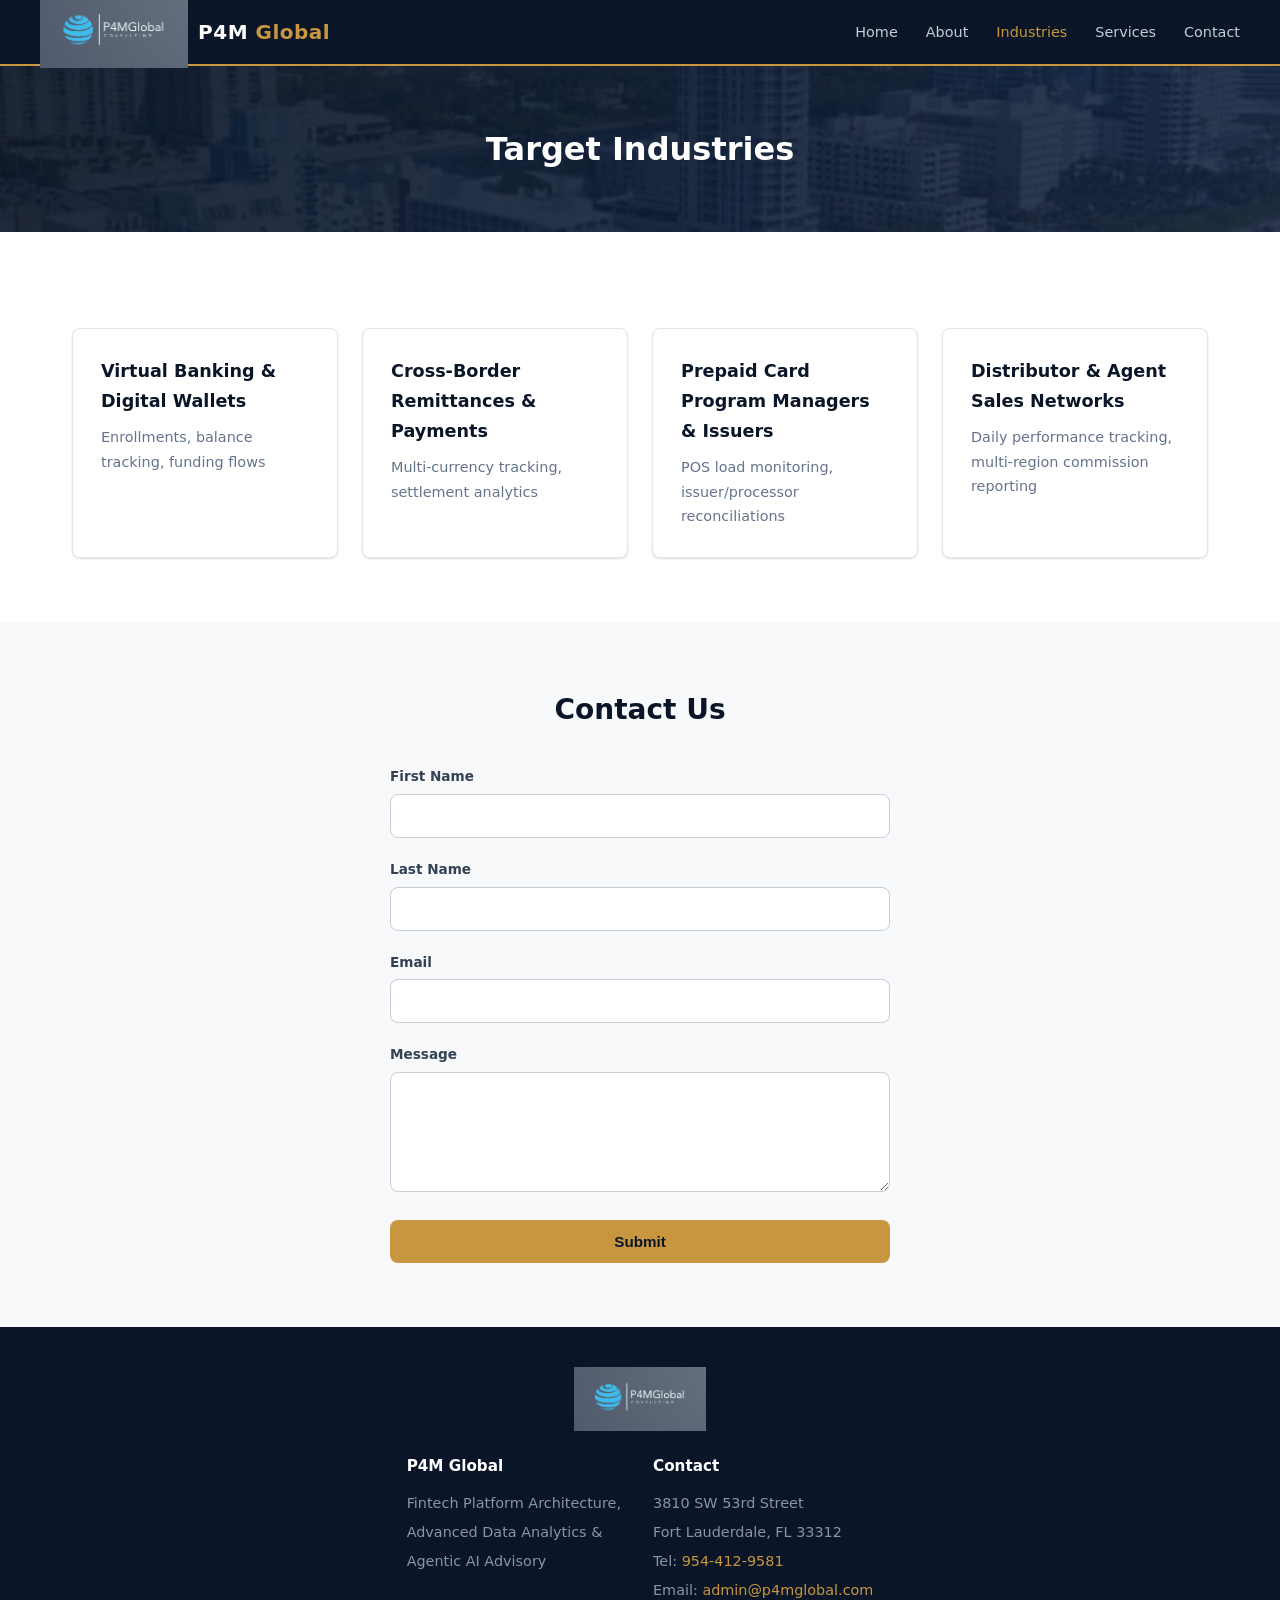
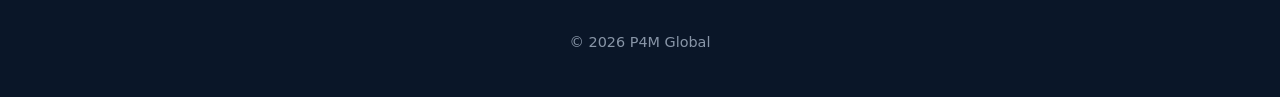
<file: industries.html>
<!DOCTYPE html>
<html lang="en">
<head>
  <meta charset="UTF-8">
  <meta name="viewport" content="width=device-width, initial-scale=1.0">
  <title>Solutions — Target Industries | P4M Global</title>
  <meta name="description" content="P4M Global serves virtual banking, cross-border payments, prepaid card programs, and distributor networks with specialized fintech consulting and data analytics.">
  <link rel="stylesheet" href="style.css">
  <script defer src="https://cdn.vercel-insights.com/v1/script.js"></script>
</head>
<body>

<nav>
  <div class="nav-inner">
    <a href="/" class="nav-brand">
          <img src="images/logo.png" alt="P4M Global" class="nav-logo">
          <span class="nav-brand-text">P4M<span> Global</span></span>
        </a>
    <button class="menu-toggle" onclick="document.querySelector('.nav-links').classList.toggle('open')">☰</button>
    <div class="nav-links">
      <a href="/">Home</a>
      <a href="/about-us">About</a>
      <a href="/industries" class="active">Industries</a>
      <a href="/#services">Services</a>
      <a href="/#contact">Contact</a>
    </div>
  </div>
</nav>

<header class="page-header">
  <h1>Target Industries</h1>
</header>

<main class="section">
  <div class="industry-grid">
    <div class="industry-card">
      <h3>Virtual Banking &amp; Digital Wallets</h3>
      <p>Enrollments, balance tracking, funding flows</p>
    </div>
    <div class="industry-card">
      <h3>Cross-Border Remittances &amp; Payments</h3>
      <p>Multi-currency tracking, settlement analytics</p>
    </div>
    <div class="industry-card">
      <h3>Prepaid Card Program Managers &amp; Issuers</h3>
      <p>POS load monitoring, issuer/processor reconciliations</p>
    </div>
    <div class="industry-card">
      <h3>Distributor &amp; Agent Sales Networks</h3>
      <p>Daily performance tracking, multi-region commission reporting</p>
    </div>
  </div>
</main>

<section id="contact" class="contact">
  <div class="contact-inner">
    <h2>Contact Us</h2>
    <form action="https://formspree.io/f/xoearlle" method="POST">
      <div class="form-group">
        <label for="first-name">First Name</label>
        <input type="text" id="first-name" name="first-name" required>
      </div>
      <div class="form-group">
        <label for="last-name">Last Name</label>
        <input type="text" id="last-name" name="last-name" required>
      </div>
      <div class="form-group">
        <label for="email">Email</label>
        <input type="email" id="email" name="email" required>
      </div>
      <div class="form-group">
        <label for="message">Message</label>
        <textarea id="message" name="message" required></textarea>
      </div>
      <button type="submit" class="btn">Submit</button>
    </form>
  </div>
</section>

<footer>
    <img src="images/logo.png" alt="P4M Global" class="footer-logo">
  <div class="footer-grid">
    <div class="footer-col">
      <h4>P4M Global</h4>
      <p>Fintech Platform Architecture,<br>Advanced Data Analytics &amp;<br>Agentic AI Advisory</p>
    </div>
    <div class="footer-col">
      <h4>Contact</h4>
      <p>3810 SW 53rd Street<br>Fort Lauderdale, FL 33312<br>
      Tel: <a href="tel:+19544129581">954-412-9581</a><br>
      Email: <a href="mailto:admin@p4mglobal.com">admin@p4mglobal.com</a></p>
    </div>
  </div>
  <p>&copy; 2026 P4M Global</p>
</footer>

</body>
</html>
</file>
<file: style.css>
/* P4M Global — Fintech Data Analytics, Platform Architecture & Agentic AI Advisory */

:root {
  --navy: #0a1628;
  --navy-light: #132240;
  --gold: #c8963e;
  --gold-light: #e0b868;
  --white: #ffffff;
  --gray-50: #f8f9fa;
  --gray-100: #f0f2f5;
  --gray-200: #e2e6ea;
  --gray-300: #c5cdd6;
  --gray-400: #8895a7;
  --gray-500: #64748b;
  --gray-700: #334155;
  --gray-900: #0f172a;
  --radius: 8px;
  --shadow: 0 1px 3px rgba(10, 22, 40, 0.08), 0 1px 2px rgba(10, 22, 40, 0.06);
  --shadow-lg: 0 4px 14px rgba(10, 22, 40, 0.12);
  --font: 'Segoe UI', system-ui, -apple-system, sans-serif;
}

*, *::before, *::after { box-sizing: border-box; margin: 0; padding: 0; }

html { scroll-behavior: smooth; }

body {
  font-family: var(--font);
  color: var(--gray-700);
  background: var(--white);
  line-height: 1.7;
  font-size: 16px;
}

/* ── Navigation ── */
nav {
  background: var(--navy);
  padding: 0 2rem;
  position: sticky;
  top: 0;
  z-index: 100;
  border-bottom: 2px solid var(--gold);
}
.nav-inner {
  max-width: 1200px;
  margin: 0 auto;
  display: flex;
  align-items: center;
  justify-content: space-between;
  height: 64px;
}
.nav-brand {
  display: flex;
  align-items: center;
  text-decoration: none;
  white-space: nowrap;
}
.nav-logo {
  height: 72px;
  width: auto;
}
.nav-brand-text {
  color: var(--white);
  font-size: 1.25rem;
  font-weight: 700;
  letter-spacing: 0.5px;
  margin-left: 0.65rem;
}
.nav-brand-text span { color: var(--gold); }
.nav-links { display: flex; gap: 1.75rem; align-items: center; }
.nav-links a {
  color: var(--gray-300);
  text-decoration: none;
  font-size: 0.9rem;
  font-weight: 500;
  transition: color 0.2s;
}
.nav-links a:hover, .nav-links a.active { color: var(--gold); }
.menu-toggle { display: none; background: none; border: none; color: var(--white); font-size: 1.5rem; cursor: pointer; }

/* ── Hero ── */
.hero {
  background: linear-gradient(135deg, rgba(10,22,40,0.50) 0%, rgba(10,22,40,0.40) 100%), url('images/hero-bg.jpg') center 65%/cover no-repeat;
  color: var(--white);
  padding: 5rem 2rem;
  text-align: center;
  min-height: 420px;
  display: flex;
  align-items: center;
  justify-content: center;
}
.hero-inner { max-width: 800px; margin: 0 auto; }
.hero h1 {
  font-size: 2.5rem;
  font-weight: 800;
  line-height: 1.25;
  margin-bottom: 1.25rem;
}
.hero h1 span { color: var(--gold); }
.hero p {
  font-size: 1.15rem;
  color: var(--gray-300);
  max-width: 650px;
  margin: 0 auto 2rem;
  line-height: 1.7;
}
.hero .btn, .btn {
  display: inline-block;
  background: var(--gold);
  color: var(--navy);
  padding: 0.8rem 2rem;
  border-radius: var(--radius);
  text-decoration: none;
  font-weight: 700;
  font-size: 0.95rem;
  transition: background 0.2s;
  border: none;
  cursor: pointer;
}
.hero .btn:hover, .btn:hover { background: var(--gold-light); }
.btn-outline {
  background: transparent;
  border: 2px solid var(--gold);
  color: var(--gold);
}
.btn-outline:hover { background: var(--gold); color: var(--navy); }

/* ── Sections ── */
.section {
  padding: 4rem 2rem;
  max-width: 1200px;
  margin: 0 auto;
}
.section-narrow { max-width: 800px; }
.section-label {
  text-transform: uppercase;
  letter-spacing: 2px;
  font-size: 0.8rem;
  font-weight: 700;
  color: var(--gold);
  margin-bottom: 0.5rem;
}
.section-title {
  font-size: 2rem;
  font-weight: 800;
  color: var(--navy);
  margin-bottom: 1rem;
  line-height: 1.3;
}
.section-subtitle {
  font-size: 1.1rem;
  color: var(--gray-500);
  max-width: 650px;
  margin-bottom: 2.5rem;
}

/* ── Cards ── */
.cards { display: grid; grid-template-columns: repeat(auto-fit, minmax(260px, 1fr)); gap: 1.5rem; }
.card {
  background: var(--white);
  border: 1px solid var(--gray-200);
  border-radius: var(--radius);
  padding: 2rem;
  box-shadow: var(--shadow);
  transition: box-shadow 0.2s, transform 0.2s;
}
.card:hover { box-shadow: var(--shadow-lg); transform: translateY(-2px); }
.card-icon { font-size: 2rem; margin-bottom: 1rem; }
.card h3 { font-size: 1.15rem; font-weight: 700; color: var(--navy); margin-bottom: 0.75rem; }
.card p { color: var(--gray-500); font-size: 0.95rem; line-height: 1.6; margin-bottom: 1.25rem; }
.card .btn-sm {
  display: inline-block;
  color: var(--gold);
  font-weight: 700;
  font-size: 0.9rem;
  text-decoration: none;
  transition: color 0.2s;
}
.card .btn-sm:hover { color: var(--navy); }

/* ── Testimonials ── */
.testimonial {
  background: var(--gray-50);
  border-left: 4px solid var(--gold);
  padding: 2rem;
  max-width: 800px;
  margin: 0 auto;
  border-radius: 0 var(--radius) var(--radius) 0;
}
.testimonial p { font-style: italic; font-size: 1.1rem; color: var(--gray-700); margin-bottom: 1rem; }
.testimonial .author { font-weight: 700; color: var(--navy); }
.testimonial .role { color: var(--gray-400); font-size: 0.9rem; }

/* ── CTA ── */
.cta {
  background: var(--navy);
  color: var(--white);
  text-align: center;
  padding: 4rem 2rem;
}
.cta-inner { max-width: 650px; margin: 0 auto; }
.cta h2 { font-size: 1.75rem; font-weight: 800; margin-bottom: 1rem; }
.cta p { color: var(--gray-300); margin-bottom: 2rem; font-size: 1.05rem; line-height: 1.7; }
.cta .btn { margin: 0 0.5rem; }

/* ── Contact Form ── */
.contact {
  background: var(--gray-50);
  padding: 4rem 2rem;
}
.contact-inner { max-width: 500px; margin: 0 auto; }
.contact h2 { text-align: center; color: var(--navy); margin-bottom: 2rem; font-size: 1.75rem; }
.form-group { margin-bottom: 1.25rem; }
.form-group label {
  display: block;
  font-size: 0.85rem;
  font-weight: 600;
  color: var(--gray-700);
  margin-bottom: 0.35rem;
}
.form-group input, .form-group textarea {
  width: 100%;
  padding: 0.75rem;
  border: 1px solid var(--gray-300);
  border-radius: var(--radius);
  font-family: var(--font);
  font-size: 0.95rem;
  transition: border-color 0.2s;
}
.form-group input:focus, .form-group textarea:focus {
  outline: none;
  border-color: var(--gold);
}
.form-group textarea { min-height: 120px; resize: vertical; }
.contact .btn { width: 100%; }
.contact-compact { padding: 2.5rem 1.5rem; }
.contact-compact .contact-inner { max-width: 360px; }
.contact-compact h2 { font-size: 1.4rem; margin-bottom: 1.25rem; }
.contact-compact .form-group { margin-bottom: 0.85rem; }
.contact-compact textarea { min-height: 80px; }
.contact-compact .btn { padding: 0.6rem 1.5rem; font-size: 0.85rem; }

/* ── Footer ── */
footer {
  background: var(--navy);
  color: var(--gray-400);
  padding: 2.5rem 2rem;
  text-align: center;
  font-size: 0.9rem;
  line-height: 2;
}
footer a { color: var(--gold); text-decoration: none; }
footer a:hover { text-decoration: underline; }
.footer-logo {
  display: block;
  height: 64px;
  width: auto;
  margin: 0 auto 1.25rem;
}
.footer-grid {
  display: flex;
  flex-wrap: wrap;
  gap: 2rem;
  justify-content: center;
  margin-bottom: 1.5rem;
  max-width: 800px;
  margin-left: auto;
  margin-right: auto;
}
.footer-col { text-align: left; min-width: 180px; }
.footer-col h4 { color: var(--white); font-size: 0.95rem; margin-bottom: 0.5rem; }

/* ── Page Header ── */
.page-header {
  background: linear-gradient(135deg, rgba(10,22,40,0.92) 0%, rgba(19,34,64,0.88) 100%), url('images/hero-bg.jpg') center/cover no-repeat;
  color: var(--white);
  padding: 3.5rem 2rem;
  text-align: center;
}
.page-header h1 { font-size: 2rem; font-weight: 800; }

/* ── Content Pages ── */
.content-page { max-width: 800px; margin: 0 auto; padding: 3rem 2rem; }
.content-page h2 { color: var(--navy); font-size: 1.5rem; margin: 2rem 0 0.75rem; }
.content-page h2:first-of-type { margin-top: 0; }
.content-page p { margin-bottom: 1rem; color: var(--gray-700); line-height: 1.8; }
.content-page ul { margin: 0 0 1.5rem 1.25rem; }
.content-page li { margin-bottom: 0.5rem; color: var(--gray-700); line-height: 1.7; }
.content-page a { color: var(--gold); text-decoration: none; font-weight: 600; }
.content-page a:hover { text-decoration: underline; }
.back-link { display: inline-block; margin-bottom: 1.5rem; color: var(--gold); font-weight: 600; text-decoration: none; font-size: 0.9rem; }
.back-link:hover { text-decoration: underline; }

/* ── Industry Grid ── */
.industry-grid {
  display: grid;
  grid-template-columns: repeat(auto-fit, minmax(240px, 1fr));
  gap: 1.5rem;
  margin-top: 2rem;
}
.industry-card {
  background: var(--white);
  border: 1px solid var(--gray-200);
  border-radius: var(--radius);
  padding: 1.75rem;
  box-shadow: var(--shadow);
}
.industry-card h3 { color: var(--navy); font-size: 1.1rem; font-weight: 700; margin-bottom: 0.5rem; }
.industry-card p { color: var(--gray-500); font-size: 0.9rem; }

/* ── Responsive ── */
@media (max-width: 768px) {
  .nav-links { display: none; }
  .nav-links.open { display: flex; flex-direction: column; position: absolute; top: 64px; left: 0; right: 0; background: var(--navy); padding: 1rem 2rem; gap: 1rem; }
  .menu-toggle { display: block; }
  .hero h1 { font-size: 1.75rem; }
  .hero p { font-size: 1rem; }
  .section-title { font-size: 1.5rem; }
  .cards { grid-template-columns: 1fr; }
  .footer-grid { flex-direction: column; align-items: center; }
  .footer-col { text-align: center; }
  .cta .btn { display: block; margin: 0.5rem 0; }
}
</file>
